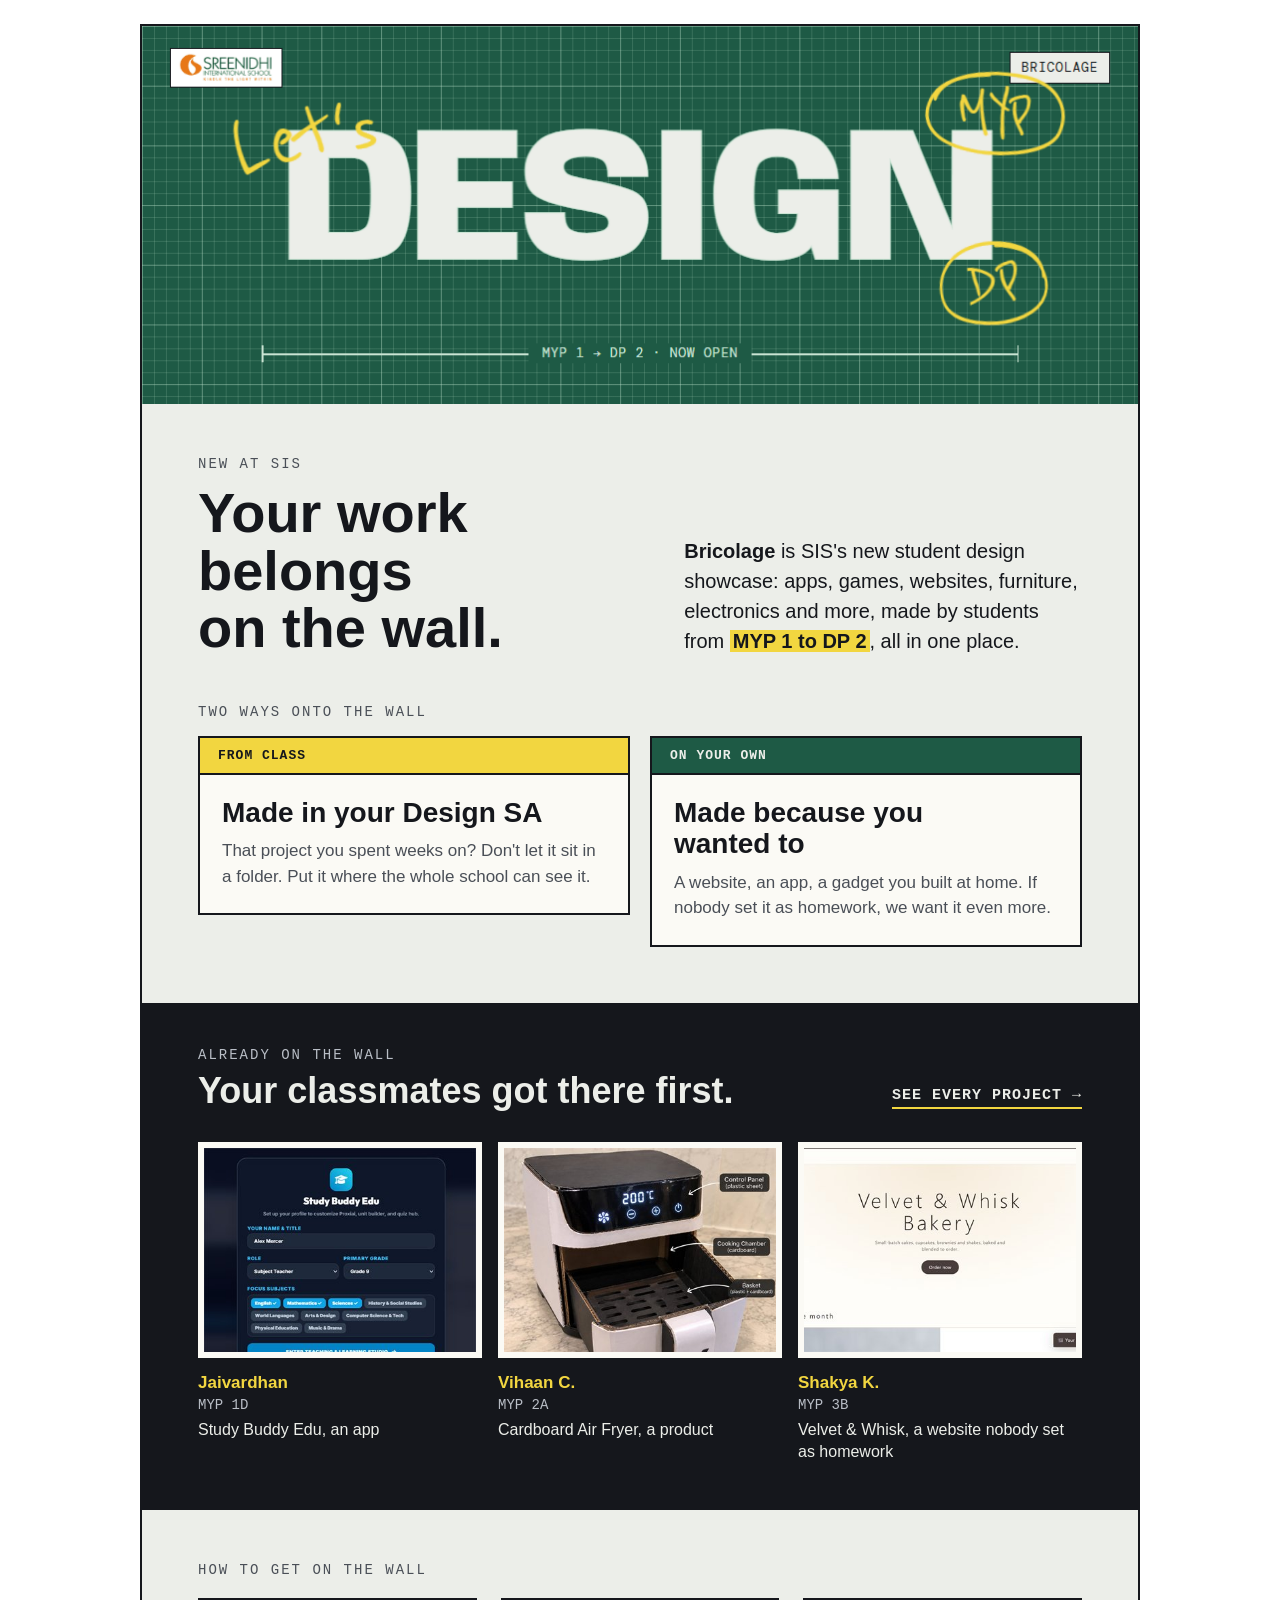
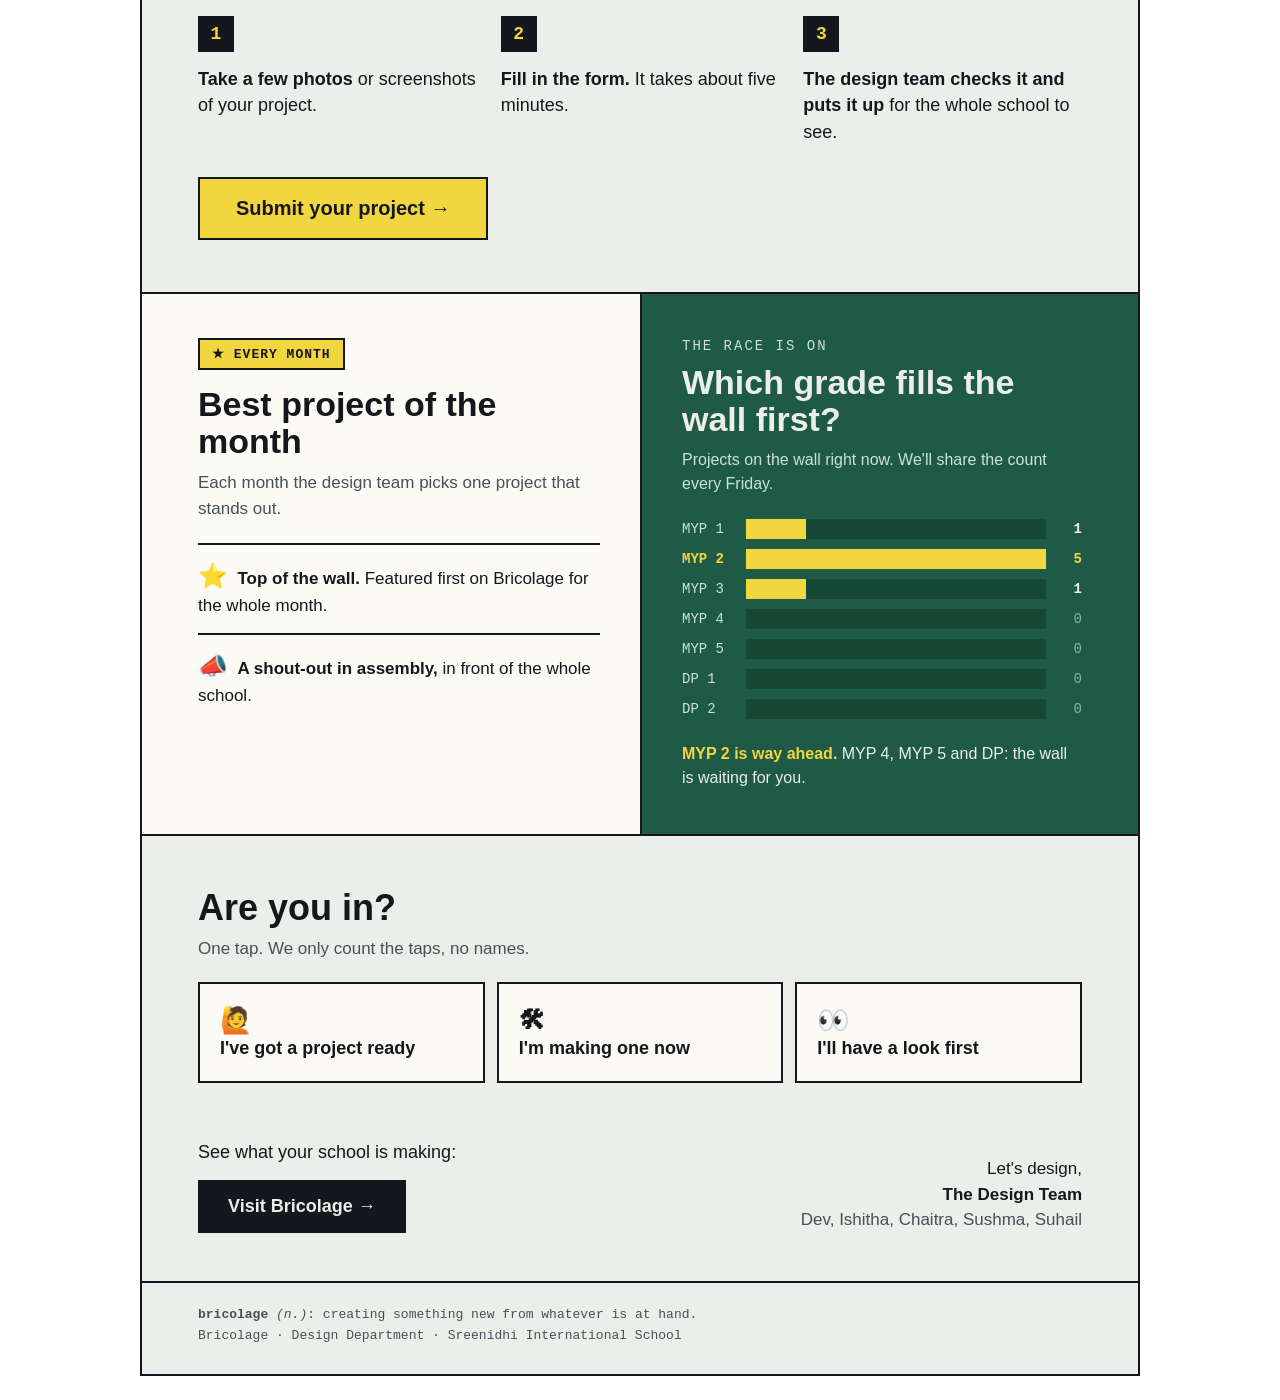
<file: email/launch.html>
<!doctype html>
<html lang="en">
<head>
  <meta charset="utf-8">
  <meta name="viewport" content="width=device-width, initial-scale=1">
  <meta name="robots" content="noindex">
  <title>Your work belongs on the wall — Bricolage</title>
  <!--
    Launch email for students, MYP 1 to DP 2.
    Built like an email, not a web page: tables, inline styles, no web fonts (Gmail drops them),
    so it looks the same in the inbox as it does here. Nothing on the website links to this file.
    Images load from the live site (email/images/), so that folder must be pushed before sending.
    The "Are you in?" taps, the header and "Visit Bricolage" go through qr.html, which counts each tap
    in the "Bricolage QR scans" sheet (Source column: launch-ready, launch-making, launch-look, …)
    and then opens the home page. Only taps on the live site are counted.

    Subject: Your project belongs on the wall.
  -->
  <style>
    /* Phones: side-by-side columns stack, type steps down */
    @media (max-width: 760px) {
      .px { padding-left: 20px !important; padding-right: 20px !important; }
      .stack { display: block !important; width: 100% !important; padding-left: 0 !important; padding-right: 0 !important; }
      .stack-gap { padding-bottom: 14px !important; }
      .panel { display: block !important; width: 100% !important; padding: 32px 20px !important; }
      .panel-line { border-left: 0 !important; border-top: 2px solid #15171C !important; }
      .h1 { font-size: 36px !important; }
      .h2 { font-size: 26px !important; }
      .lede { font-size: 17px !important; }
      .thumb-text { font-size: 12px !important; }
      .thumb { padding: 0 4px !important; }
      .to-left { text-align: left !important; }
      .btn { padding: 16px 24px !important; font-size: 18px !important; }
    }
  </style>
</head>
<body style="margin:0; padding:0;">
  <!-- Preview line shown next to the subject in the inbox -->
  <div style="display:none; max-height:0; overflow:hidden; opacity:0;">Apps, games, websites, furniture, electronics, from MYP 1 to DP 2. Is yours up yet?</div>

  <table role="presentation" width="100%" cellpadding="0" cellspacing="0" border="0">
    <tr>
      <td align="center" style="padding:24px 12px;">
        <!-- The email fills the reading pane up to 1000px. The div and max-width hold it there even where the
             <style> above is dropped; Outlook ignores max-width, so it gets its own 1000px table. -->
        <!--[if mso]><table role="presentation" width="1000" align="center" cellpadding="0" cellspacing="0" border="0"><tr><td><![endif]-->
        <div style="max-width:1000px; margin:0 auto;">
        <table role="presentation" width="100%" cellpadding="0" cellspacing="0" border="0" style="width:100%; max-width:1000px; margin:0 auto; background:#ECEEE9; border:2px solid #15171C; font-family:Arial, Helvetica, sans-serif; color:#15171C;">

          <!-- Header: the cutting mat -->
          <tr>
            <td style="padding:0;">
              <a href="https://devs67.github.io/Bricolage/qr.html?src=launch-header" style="display:block;"><img src="https://devs67.github.io/Bricolage/email/images/header.gif" width="1000" height="380" alt="Let's DESIGN. Bricolage, the student design showcase of SIS. MYP 1 to DP 2, now open." style="display:block; width:100%; max-width:1000px; height:auto; border:0;"></a>
            </td>
          </tr>

          <!-- Big line: headline left, what it is right -->
          <tr>
            <td class="px" style="padding:52px 56px 8px;">
              <table role="presentation" width="100%" cellpadding="0" cellspacing="0" border="0">
                <tr>
                  <td class="stack stack-gap" width="55%" valign="top" style="padding:0 40px 0 0;">
                    <p style="margin:0; font-family:'Courier New', Courier, monospace; font-size:14px; letter-spacing:2px; text-transform:uppercase; color:#4A4F57;">New at SIS</p>
                    <h1 class="h1" style="margin:12px 0 0; font-family:'Arial Black', Arial, Helvetica, sans-serif; font-weight:900; font-size:56px; line-height:1.02; color:#15171C;">Your work belongs on&nbsp;the&nbsp;wall.</h1>
                  </td>
                  <td class="stack" width="45%" valign="bottom" style="padding:0;">
                    <p class="lede" style="margin:0; font-size:20px; line-height:1.5; color:#15171C;">
                      <b>Bricolage</b> is SIS's new student design showcase: apps, games, websites, furniture, electronics and more, made by students from <b style="background:#F2D640; padding:0 3px;">MYP&nbsp;1 to DP&nbsp;2</b>, all in one place.
                    </p>
                  </td>
                </tr>
              </table>
            </td>
          </tr>

          <!-- What counts: two kinds of project -->
          <tr>
            <td class="px" style="padding:40px 56px 8px;">
              <p style="margin:0 0 16px; font-family:'Courier New', Courier, monospace; font-size:14px; letter-spacing:2px; text-transform:uppercase; color:#4A4F57;">Two ways onto the wall</p>
              <table role="presentation" width="100%" cellpadding="0" cellspacing="0" border="0">
                <tr>
                  <td class="stack stack-gap" width="50%" valign="top" style="padding:0 10px 0 0;">
                    <table role="presentation" width="100%" cellpadding="0" cellspacing="0" border="0" style="background:#FBFAF5; border:2px solid #15171C;">
                      <tr><td style="padding:10px 18px; background:#F2D640; border-bottom:2px solid #15171C; font-family:'Courier New', Courier, monospace; font-size:13px; font-weight:bold; letter-spacing:1px; text-transform:uppercase;">From class</td></tr>
                      <tr><td style="padding:22px 22px 24px;">
                        <p class="h2" style="margin:0; font-family:'Arial Black', Arial, Helvetica, sans-serif; font-weight:900; font-size:28px; line-height:1.12;">Made in your Design&nbsp;SA</p>
                        <p style="margin:10px 0 0; font-size:17px; line-height:1.5; color:#4A4F57;">That project you spent weeks on? Don't let it sit in a folder. Put it where the whole school can see it.</p>
                      </td></tr>
                    </table>
                  </td>
                  <td class="stack" width="50%" valign="top" style="padding:0 0 0 10px;">
                    <table role="presentation" width="100%" cellpadding="0" cellspacing="0" border="0" style="background:#FBFAF5; border:2px solid #15171C;">
                      <tr><td style="padding:10px 18px; background:#1E5A45; color:#ECEEE9; border-bottom:2px solid #15171C; font-family:'Courier New', Courier, monospace; font-size:13px; font-weight:bold; letter-spacing:1px; text-transform:uppercase;">On your own</td></tr>
                      <tr><td style="padding:22px 22px 24px;">
                        <p class="h2" style="margin:0; font-family:'Arial Black', Arial, Helvetica, sans-serif; font-weight:900; font-size:28px; line-height:1.12;">Made because you wanted&nbsp;to</p>
                        <p style="margin:10px 0 0; font-size:17px; line-height:1.5; color:#4A4F57;">A website, an app, a gadget you built at home. If nobody set it as homework, we want it even more.</p>
                      </td></tr>
                    </table>
                  </td>
                </tr>
              </table>
            </td>
          </tr>

          <!-- Already on the wall -->
          <tr>
            <td style="padding:48px 0 0;">
              <table role="presentation" width="100%" cellpadding="0" cellspacing="0" border="0" style="background:#15171C; color:#ECEEE9;">
                <tr>
                  <td class="px" style="padding:44px 56px 12px;">
                    <table role="presentation" width="100%" cellpadding="0" cellspacing="0" border="0">
                      <tr>
                        <td class="stack stack-gap" valign="bottom" style="padding:0;">
                          <p style="margin:0; font-family:'Courier New', Courier, monospace; font-size:14px; letter-spacing:2px; text-transform:uppercase; color:#B9BEC6;">Already on the wall</p>
                          <p class="h2" style="margin:8px 0 0; font-family:'Arial Black', Arial, Helvetica, sans-serif; font-weight:900; font-size:36px; line-height:1.1; color:#ECEEE9;">Your classmates got there first.</p>
                        </td>
                        <td class="stack" align="right" valign="bottom" style="padding:0 0 6px; white-space:nowrap; text-align:right;">
                          <a href="https://devs67.github.io/Bricolage/#projects" style="font-family:'Courier New', Courier, monospace; font-size:15px; font-weight:bold; letter-spacing:1px; text-transform:uppercase; color:#ECEEE9; text-decoration:none; border-bottom:2px solid #F2D640; padding-bottom:3px;">See every project &rarr;</a>
                        </td>
                      </tr>
                    </table>
                  </td>
                </tr>
                <tr>
                  <td class="px" style="padding:20px 48px 48px;">
                    <table role="presentation" width="100%" cellpadding="0" cellspacing="0" border="0">
                      <tr>
                        <td class="thumb" width="33%" valign="top" style="padding:0 8px;">
                          <a href="https://devs67.github.io/Bricolage/#project/study-buddy-edu" style="text-decoration:none; color:#ECEEE9;">
                            <img src="https://devs67.github.io/Bricolage/email/images/study-buddy-edu.jpg" width="284" alt="Study Buddy Edu" style="display:block; width:100%; max-width:100%; height:auto; border:6px solid #FBFAF5; box-sizing:border-box;">
                            <p class="thumb-text" style="margin:14px 0 0; font-size:17px; font-weight:bold; line-height:1.3; color:#F2D640;">Jaivardhan</p>
                            <p class="thumb-text" style="margin:3px 0 0; font-family:'Courier New', Courier, monospace; font-size:14px; color:#B9BEC6;">MYP 1D</p>
                            <p class="thumb-text" style="margin:6px 0 0; font-size:16px; line-height:1.35; color:#ECEEE9;">Study Buddy Edu, an app</p>
                          </a>
                        </td>
                        <td class="thumb" width="33%" valign="top" style="padding:0 8px;">
                          <a href="https://devs67.github.io/Bricolage/#project/cardboard-air-fryer-prototype" style="text-decoration:none; color:#ECEEE9;">
                            <img src="https://devs67.github.io/Bricolage/email/images/cardboard-air-fryer.jpg" width="284" alt="Cardboard Air Fryer Prototype" style="display:block; width:100%; max-width:100%; height:auto; border:6px solid #FBFAF5; box-sizing:border-box;">
                            <p class="thumb-text" style="margin:14px 0 0; font-size:17px; font-weight:bold; line-height:1.3; color:#F2D640;">Vihaan C.</p>
                            <p class="thumb-text" style="margin:3px 0 0; font-family:'Courier New', Courier, monospace; font-size:14px; color:#B9BEC6;">MYP 2A</p>
                            <p class="thumb-text" style="margin:6px 0 0; font-size:16px; line-height:1.35; color:#ECEEE9;">Cardboard Air Fryer, a product</p>
                          </a>
                        </td>
                        <td class="thumb" width="33%" valign="top" style="padding:0 8px;">
                          <a href="https://devs67.github.io/Bricolage/#project/velvet-whisk-bakery" style="text-decoration:none; color:#ECEEE9;">
                            <img src="https://devs67.github.io/Bricolage/email/images/velvet-whisk-bakery.jpg" width="284" alt="Velvet &amp; Whisk Bakery" style="display:block; width:100%; max-width:100%; height:auto; border:6px solid #FBFAF5; box-sizing:border-box;">
                            <p class="thumb-text" style="margin:14px 0 0; font-size:17px; font-weight:bold; line-height:1.3; color:#F2D640;">Shakya K.</p>
                            <p class="thumb-text" style="margin:3px 0 0; font-family:'Courier New', Courier, monospace; font-size:14px; color:#B9BEC6;">MYP 3B</p>
                            <p class="thumb-text" style="margin:6px 0 0; font-size:16px; line-height:1.35; color:#ECEEE9;">Velvet &amp; Whisk, a website nobody set as homework</p>
                          </a>
                        </td>
                      </tr>
                    </table>
                  </td>
                </tr>
              </table>
            </td>
          </tr>

          <!-- How to get on it: three steps across, then the button -->
          <tr>
            <td class="px" style="padding:52px 56px 52px;">
              <p style="margin:0; font-family:'Courier New', Courier, monospace; font-size:14px; letter-spacing:2px; text-transform:uppercase; color:#4A4F57;">How to get on the wall</p>
              <table role="presentation" width="100%" cellpadding="0" cellspacing="0" border="0" style="margin-top:20px;">
                <tr>
                  <td class="stack stack-gap" width="33%" valign="top" style="padding:0 16px 0 0;">
                    <table role="presentation" width="100%" cellpadding="0" cellspacing="0" border="0" style="border-top:2px solid #15171C;"><tr><td style="padding:16px 0 0;">
                      <div style="width:36px; height:36px; line-height:36px; text-align:center; background:#15171C; color:#F2D640; font-family:'Courier New', Courier, monospace; font-size:18px; font-weight:bold;">1</div>
                      <p style="margin:14px 0 0; font-size:18px; line-height:1.45;"><b>Take a few photos</b> or screenshots of your project.</p>
                    </td></tr></table>
                  </td>
                  <td class="stack stack-gap" width="33%" valign="top" style="padding:0 8px;">
                    <table role="presentation" width="100%" cellpadding="0" cellspacing="0" border="0" style="border-top:2px solid #15171C;"><tr><td style="padding:16px 0 0;">
                      <div style="width:36px; height:36px; line-height:36px; text-align:center; background:#15171C; color:#F2D640; font-family:'Courier New', Courier, monospace; font-size:18px; font-weight:bold;">2</div>
                      <p style="margin:14px 0 0; font-size:18px; line-height:1.45;"><b>Fill in the form.</b> It takes about five minutes.</p>
                    </td></tr></table>
                  </td>
                  <td class="stack" width="33%" valign="top" style="padding:0 0 0 16px;">
                    <table role="presentation" width="100%" cellpadding="0" cellspacing="0" border="0" style="border-top:2px solid #15171C;"><tr><td style="padding:16px 0 0;">
                      <div style="width:36px; height:36px; line-height:36px; text-align:center; background:#15171C; color:#F2D640; font-family:'Courier New', Courier, monospace; font-size:18px; font-weight:bold;">3</div>
                      <p style="margin:14px 0 0; font-size:18px; line-height:1.45;"><b>The design team checks it and puts it up</b> for the whole school to see.</p>
                    </td></tr></table>
                  </td>
                </tr>
              </table>
              <table role="presentation" cellpadding="0" cellspacing="0" border="0" style="margin-top:32px;">
                <tr>
                  <td bgcolor="#F2D640" style="background:#F2D640; border:2px solid #15171C;">
                    <a class="btn" href="https://devs67.github.io/Bricolage/submit.html" style="display:inline-block; padding:18px 36px; white-space:nowrap; font-family:'Arial Black', Arial, Helvetica, sans-serif; font-weight:900; font-size:20px; color:#15171C; text-decoration:none;">Submit your project &rarr;</a>
                  </td>
                </tr>
              </table>
            </td>
          </tr>

          <!-- What's in it (left) and the race between grades (right), side by side -->
          <tr>
            <td style="padding:0; border-top:2px solid #15171C; border-bottom:2px solid #15171C;">
              <table role="presentation" width="100%" cellpadding="0" cellspacing="0" border="0">
                <tr>
                  <td class="panel" width="50%" valign="top" bgcolor="#FBFAF5" style="padding:44px 40px 44px 56px; background:#FBFAF5;">
                    <span style="display:inline-block; padding:6px 12px; background:#F2D640; border:2px solid #15171C; font-family:'Courier New', Courier, monospace; font-size:13px; font-weight:bold; letter-spacing:1px; text-transform:uppercase;">&#9733; Every month</span>
                    <p class="h2" style="margin:16px 0 0; font-family:'Arial Black', Arial, Helvetica, sans-serif; font-weight:900; font-size:34px; line-height:1.1;">Best project of the month</p>
                    <p style="margin:10px 0 0; font-size:17px; line-height:1.5; color:#4A4F57;">Each month the design team picks one project that stands out.</p>
                    <table role="presentation" width="100%" cellpadding="0" cellspacing="0" border="0" style="margin-top:22px;">
                      <tr><td style="padding:14px 0; border-top:2px solid #15171C; font-size:17px; line-height:1.45;"><span style="font-size:24px;">&#11088;</span>&nbsp; <b>Top of the wall.</b> Featured first on Bricolage for the whole month.</td></tr>
                      <tr><td style="padding:14px 0 0; border-top:2px solid #15171C; font-size:17px; line-height:1.45;"><span style="font-size:24px;">&#128227;</span>&nbsp; <b>A shout-out in assembly,</b> in front of the whole school.</td></tr>
                    </table>
                  </td>
                  <td class="panel panel-line" width="50%" valign="top" bgcolor="#1E5A45" style="padding:44px 56px 44px 40px; background:#1E5A45; color:#ECEEE9; border-left:2px solid #15171C;">
                    <p style="margin:0; font-family:'Courier New', Courier, monospace; font-size:14px; letter-spacing:2px; text-transform:uppercase; color:#C9E4D3;">The race is on</p>
                    <p class="h2" style="margin:10px 0 0; font-family:'Arial Black', Arial, Helvetica, sans-serif; font-weight:900; font-size:34px; line-height:1.1; color:#ECEEE9;">Which grade fills the wall first?</p>
                    <p style="margin:10px 0 0; font-size:16px; line-height:1.5; color:#C9E4D3;">Projects on the wall right now. We'll share the count every Friday.</p>
                    <table role="presentation" width="100%" cellpadding="0" cellspacing="0" border="0" style="margin-top:18px; font-family:'Courier New', Courier, monospace; font-size:14px;">
                      <tr>
                        <td width="64" style="padding:5px 0; color:#C9E4D3;">MYP 1</td>
                        <td style="padding:5px 0;"><table role="presentation" width="100%" cellpadding="0" cellspacing="0" border="0" style="background:#174836;"><tr><td width="20%" height="20" style="background:#F2D640; font-size:0; line-height:0;">&nbsp;</td><td style="font-size:0; line-height:0;">&nbsp;</td></tr></table></td>
                        <td width="36" align="right" style="padding:5px 0; font-weight:bold; color:#ECEEE9;">1</td>
                      </tr>
                      <tr>
                        <td width="64" style="padding:5px 0; color:#F2D640; font-weight:bold;">MYP 2</td>
                        <td style="padding:5px 0;"><table role="presentation" width="100%" cellpadding="0" cellspacing="0" border="0" style="background:#174836;"><tr><td width="100%" height="20" style="background:#F2D640; font-size:0; line-height:0;">&nbsp;</td></tr></table></td>
                        <td width="36" align="right" style="padding:5px 0; font-weight:bold; color:#F2D640;">5</td>
                      </tr>
                      <tr>
                        <td width="64" style="padding:5px 0; color:#C9E4D3;">MYP 3</td>
                        <td style="padding:5px 0;"><table role="presentation" width="100%" cellpadding="0" cellspacing="0" border="0" style="background:#174836;"><tr><td width="20%" height="20" style="background:#F2D640; font-size:0; line-height:0;">&nbsp;</td><td style="font-size:0; line-height:0;">&nbsp;</td></tr></table></td>
                        <td width="36" align="right" style="padding:5px 0; font-weight:bold; color:#ECEEE9;">1</td>
                      </tr>
                      <tr>
                        <td width="64" style="padding:5px 0; color:#C9E4D3;">MYP 4</td>
                        <td style="padding:5px 0;"><table role="presentation" width="100%" cellpadding="0" cellspacing="0" border="0" style="background:#174836;"><tr><td height="20" style="font-size:0; line-height:0;">&nbsp;</td></tr></table></td>
                        <td width="36" align="right" style="padding:5px 0; color:#8FB3A0;">0</td>
                      </tr>
                      <tr>
                        <td width="64" style="padding:5px 0; color:#C9E4D3;">MYP 5</td>
                        <td style="padding:5px 0;"><table role="presentation" width="100%" cellpadding="0" cellspacing="0" border="0" style="background:#174836;"><tr><td height="20" style="font-size:0; line-height:0;">&nbsp;</td></tr></table></td>
                        <td width="36" align="right" style="padding:5px 0; color:#8FB3A0;">0</td>
                      </tr>
                      <tr>
                        <td width="64" style="padding:5px 0; color:#C9E4D3;">DP 1</td>
                        <td style="padding:5px 0;"><table role="presentation" width="100%" cellpadding="0" cellspacing="0" border="0" style="background:#174836;"><tr><td height="20" style="font-size:0; line-height:0;">&nbsp;</td></tr></table></td>
                        <td width="36" align="right" style="padding:5px 0; color:#8FB3A0;">0</td>
                      </tr>
                      <tr>
                        <td width="64" style="padding:5px 0; color:#C9E4D3;">DP 2</td>
                        <td style="padding:5px 0;"><table role="presentation" width="100%" cellpadding="0" cellspacing="0" border="0" style="background:#174836;"><tr><td height="20" style="font-size:0; line-height:0;">&nbsp;</td></tr></table></td>
                        <td width="36" align="right" style="padding:5px 0; color:#8FB3A0;">0</td>
                      </tr>
                    </table>
                    <p style="margin:18px 0 0; font-size:16px; line-height:1.5; color:#ECEEE9;"><b style="color:#F2D640;">MYP 2 is way ahead.</b> MYP 4, MYP 5 and DP: the wall is waiting for you.</p>
                  </td>
                </tr>
              </table>
            </td>
          </tr>

          <!-- Are you in? One tap each, three across -->
          <tr>
            <td class="px" style="padding:52px 56px 8px;">
              <p class="h2" style="margin:0; font-family:'Arial Black', Arial, Helvetica, sans-serif; font-weight:900; font-size:36px; line-height:1.1;">Are you in?</p>
              <p style="margin:8px 0 20px; font-size:17px; line-height:1.5; color:#4A4F57;">One tap. We only count the taps, no names.</p>
              <table role="presentation" width="100%" cellpadding="0" cellspacing="0" border="0">
                <tr>
                  <td class="stack stack-gap" width="33%" valign="top" style="padding:0 8px 0 0;">
                    <a href="https://devs67.github.io/Bricolage/qr.html?src=launch-ready" style="display:block; padding:20px 20px; background:#FBFAF5; border:2px solid #15171C; font-size:18px; font-weight:bold; line-height:1.3; color:#15171C; text-decoration:none;"><span style="font-size:26px;">&#128587;</span><br>I've got a project ready</a>
                  </td>
                  <td class="stack stack-gap" width="33%" valign="top" style="padding:0 4px;">
                    <a href="https://devs67.github.io/Bricolage/qr.html?src=launch-making" style="display:block; padding:20px 20px; background:#FBFAF5; border:2px solid #15171C; font-size:18px; font-weight:bold; line-height:1.3; color:#15171C; text-decoration:none;"><span style="font-size:26px;">&#128736;</span><br>I'm making one now</a>
                  </td>
                  <td class="stack" width="33%" valign="top" style="padding:0 0 0 8px;">
                    <a href="https://devs67.github.io/Bricolage/qr.html?src=launch-look" style="display:block; padding:20px 20px; background:#FBFAF5; border:2px solid #15171C; font-size:18px; font-weight:bold; line-height:1.3; color:#15171C; text-decoration:none;"><span style="font-size:26px;">&#128064;</span><br>I'll have a look first</a>
                  </td>
                </tr>
              </table>
            </td>
          </tr>

          <!-- Sign-off: visit button left, team right -->
          <tr>
            <td class="px" style="padding:48px 56px 48px;">
              <table role="presentation" width="100%" cellpadding="0" cellspacing="0" border="0">
                <tr>
                  <td class="stack stack-gap" valign="bottom" style="padding:0;">
                    <p style="margin:0; font-size:18px; line-height:1.5;">See what your school is making:</p>
                    <table role="presentation" cellpadding="0" cellspacing="0" border="0" style="margin-top:14px;">
                      <tr>
                        <td bgcolor="#15171C" style="background:#15171C;">
                          <a href="https://devs67.github.io/Bricolage/qr.html?src=launch-visit" style="display:inline-block; padding:16px 30px; font-family:'Arial Black', Arial, Helvetica, sans-serif; font-weight:900; font-size:18px; color:#ECEEE9; text-decoration:none;">Visit Bricolage &rarr;</a>
                        </td>
                      </tr>
                    </table>
                  </td>
                  <td class="stack to-left" align="right" valign="bottom" style="padding:0; text-align:right;">
                    <p style="margin:0; font-size:17px; line-height:1.5;">Let's design,<br><b>The Design Team</b><br><span style="color:#4A4F57;">Dev, Ishitha, Chaitra, Sushma, Suhail</span></p>
                  </td>
                </tr>
              </table>
            </td>
          </tr>

          <!-- Footer -->
          <tr>
            <td class="px" style="padding:22px 56px 28px; border-top:2px solid #15171C; font-family:'Courier New', Courier, monospace; font-size:13px; line-height:1.6; color:#4A4F57;">
              <b>bricolage</b> <i>(n.)</i>: creating something new from whatever is at hand.<br>
              Bricolage &middot; Design Department &middot; Sreenidhi International School
            </td>
          </tr>

        </table>
        </div>
        <!--[if mso]></td></tr></table><![endif]-->
      </td>
    </tr>
  </table>
</body>
</html>
</file>
